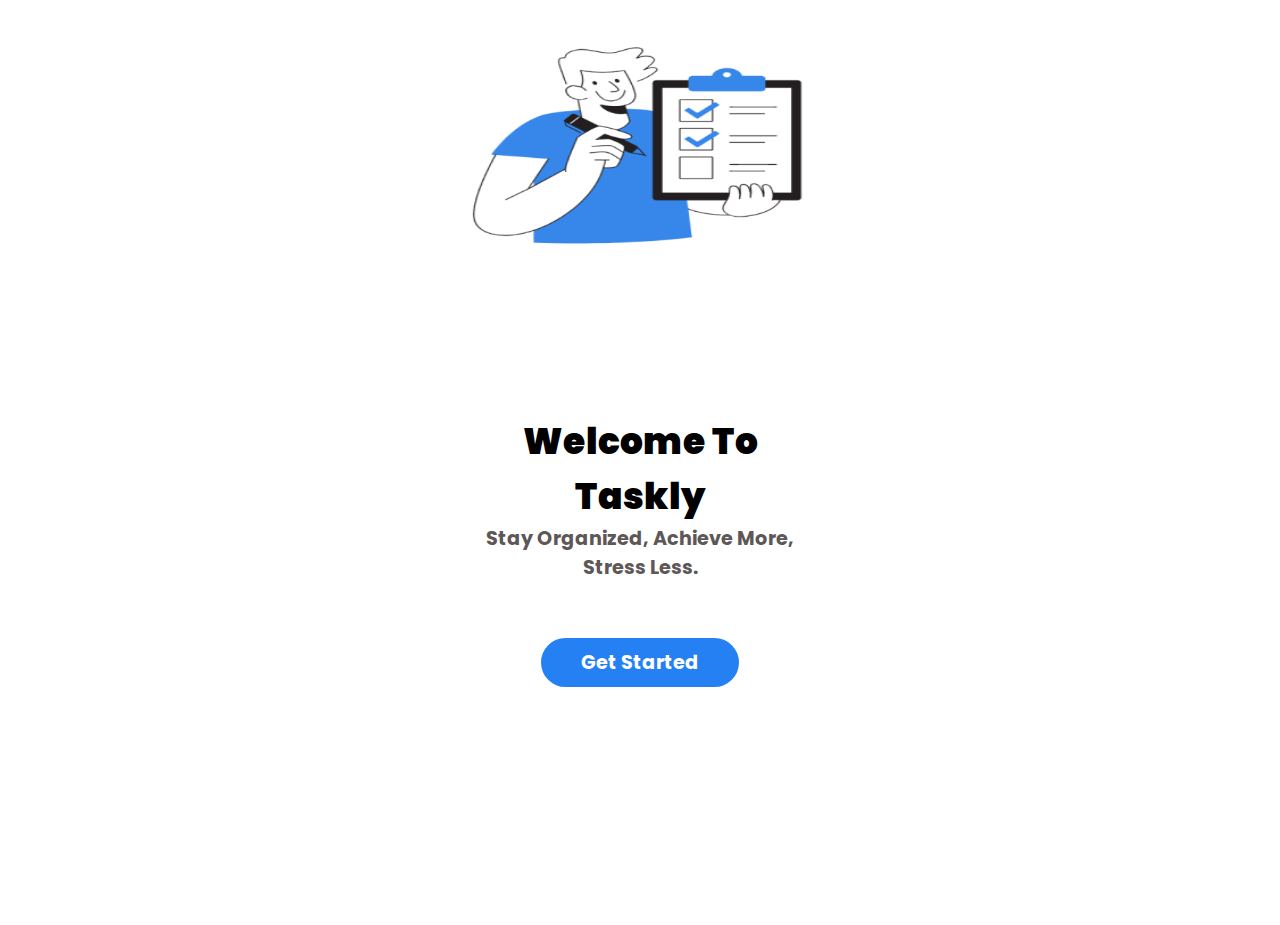
<file: index.html>
<!DOCTYPE html>
<html lang="en">
  <head>
    <meta charset="UTF-8" />
    <meta name="viewport" content="width=device-width, initial-scale=1.0" />
    <link rel="stylesheet" href="styles.css" />
    <title>Taskly</title>
  </head>
  <body class="container">
    <header>
      <nav></nav>
    </header>

    <main>
      <div class="start_image">
        <img
          src="assets/home_img.png"
          alt="An illustration of a man with a checkboard"
        />
      </div>
      <div class="start_text">
        <h1 class="start_title">Welcome To Taskly</h1>
        <h6 class="start_subtitle">
          Stay Organized, Achieve More, Stress Less.
        </h6>
        <div class="start_btn">Get Started</div>
      </div>
    </main>
  </body>
</html>
</file>
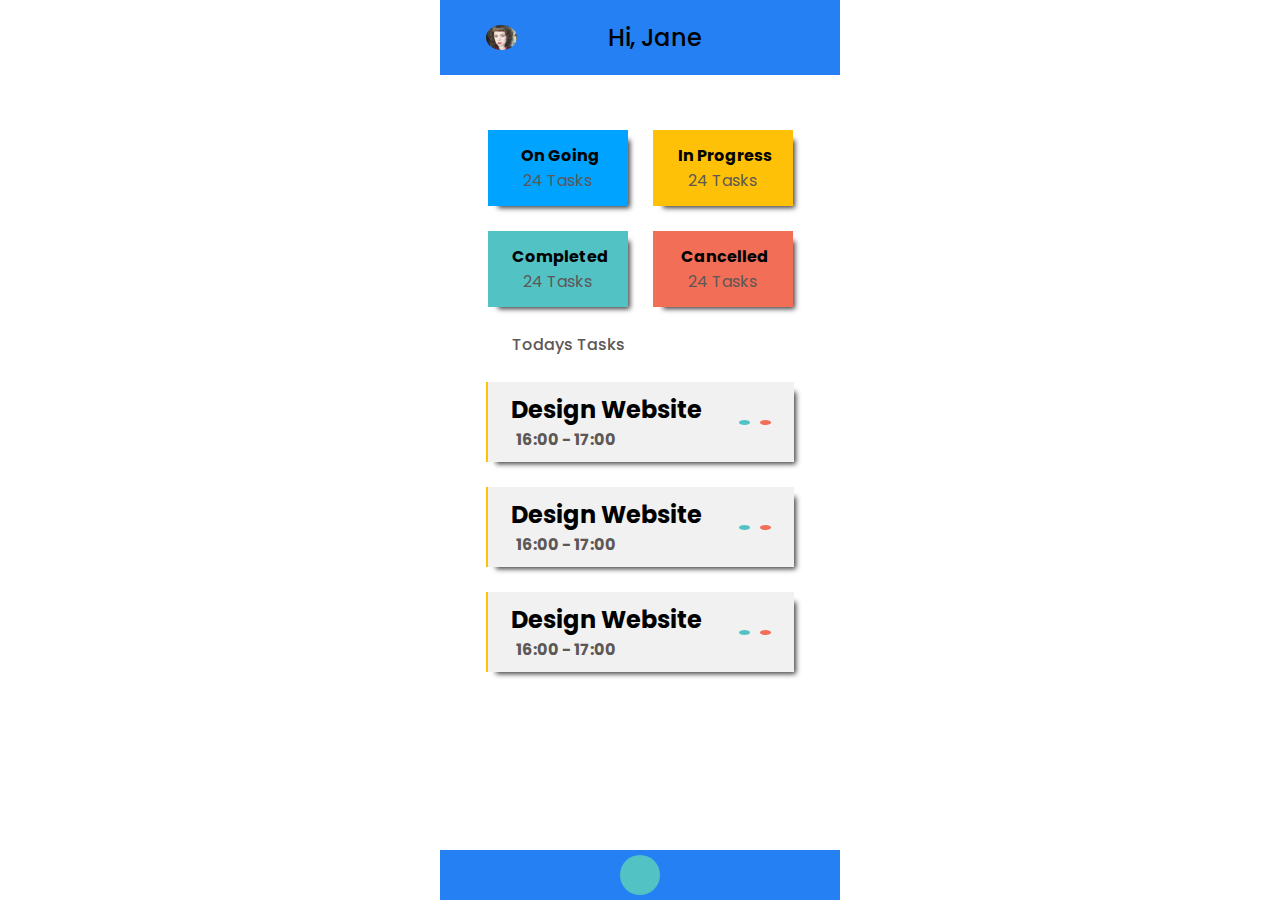
<file: home.html>
<!DOCTYPE html>
<html lang="en">
  <head>
    <meta charset="UTF-8" />
    <meta name="viewport" content="width=device-width, initial-scale=1.0" />
    <link
      rel="stylesheet"
      href="https://cdnjs.cloudflare.com/ajax/libs/font-awesome/6.6.0/css/all.min.css"
      integrity="sha512-Kc323vGBEqzTmouAECnVceyQqyqdsSiqLQISBL29aUW4U/M7pSPA/gEUZQqv1cwx4OnYxTxve5UMg5GT6L4JJg=="
      crossorigin="anonymous"
      referrerpolicy="no-referrer"
    />
    <link rel="stylesheet" href="styles.css" />
    <title>Taskly</title>
  </head>
  <body class="container">
    <header class="home_header">
      <div>
        <img class="avatar" src="assets/temp_av.png" alt="User image" />
      </div>
      <div class="username">
        <h2>Hi, <span>Jane</span></h2>
      </div>
      <div class="menu">
        <i class="fa-solid fa-bars fa-2xl"></i>
      </div>
    </header>
    <main>
      <div class="box_container">
        <div class="box box1">
          <div class="box_text">
            <i class="fa-regular fa-clock box_icon fa-xl"></i
            ><span>On Going</span>
          </div>
          <div class="box_count">24 Tasks</div>
        </div>
        <div class="box box2">
          <div class="box_text">
            <i class="fa-solid fa-spinner box_icon fa-xl"></i
            ><span>In Progress</span>
          </div>
          <div class="box_count">24 Tasks</div>
        </div>
        <div class="box box3">
          <div class="box_text">
            <i class="fa-regular fa-circle-check box_icon fa-xl"></i
            ><span>Completed</span>
          </div>
          <div class="box_count">24 Tasks</div>
        </div>
        <div class="box box4">
          <div class="box_text">
            <i class="fa-regular fa-circle-xmark box_icon fa-xl"></i
            ><span>Cancelled</span>
          </div>
          <div class="box_count">24 Tasks</div>
        </div>
      </div>

      <div class="todays_tasks_container">
        <div class="todays_tasks_title">
          <h2>Todays Tasks</h2>
          <i class="fa-solid fa-calendar-days fa-xl todays_tasks_icon"></i>
        </div>

        <div class="todays_task_list">
          <div class="task_container">
            <div class="task_text">
              <h2 class="task_name">Design Website</h2>
              <p class="task_time">
                <i class="fa-regular fa-clock task_clock"></i
                ><span>16:00 - 17:00</span>
              </p>
            </div>
            <div class="task_btns">
              <div class="complete_btn"><i class="fa-solid fa-check"></i></div>
              <div class="delete_btn"><i class="fa-solid fa-xmark"></i></div>
            </div>
          </div>

          <div class="task_container">
            <div class="task_text">
              <h2 class="task_name">Design Website</h2>
              <p class="task_time">
                <i class="fa-regular fa-clock task_clock"></i
                ><span>16:00 - 17:00</span>
              </p>
            </div>
            <div class="task_btns">
              <div class="complete_btn"><i class="fa-solid fa-check"></i></div>
              <div class="delete_btn"><i class="fa-solid fa-xmark"></i></div>
            </div>
          </div>

          <div class="task_container">
            <div class="task_text">
              <h2 class="task_name">Design Website</h2>
              <p class="task_time">
                <i class="fa-regular fa-clock task_clock"></i
                ><span>16:00 - 17:00</span>
              </p>
            </div>
            <div class="task_btns">
              <div class="complete_btn"><i class="fa-solid fa-check"></i></div>
              <div class="delete_btn"><i class="fa-solid fa-xmark"></i></div>
            </div>
          </div>
        </div>
      </div>
    </main>

    <footer class="home_footer">
      <div class="footer_container">
        <i class="fa-solid fa-house fa-xl"></i>
        <i class="fa-solid fa-magnifying-glass fa-xl"></i>
        <i class="fa-solid fa-plus fa-2xl add_task"></i>
        <i class="fa-solid fa-calendar fa-xl"></i>
        <i class="fa-solid fa-user fa-xl"></i>
      </div>
    </footer>
  </body>
</html>
</file>
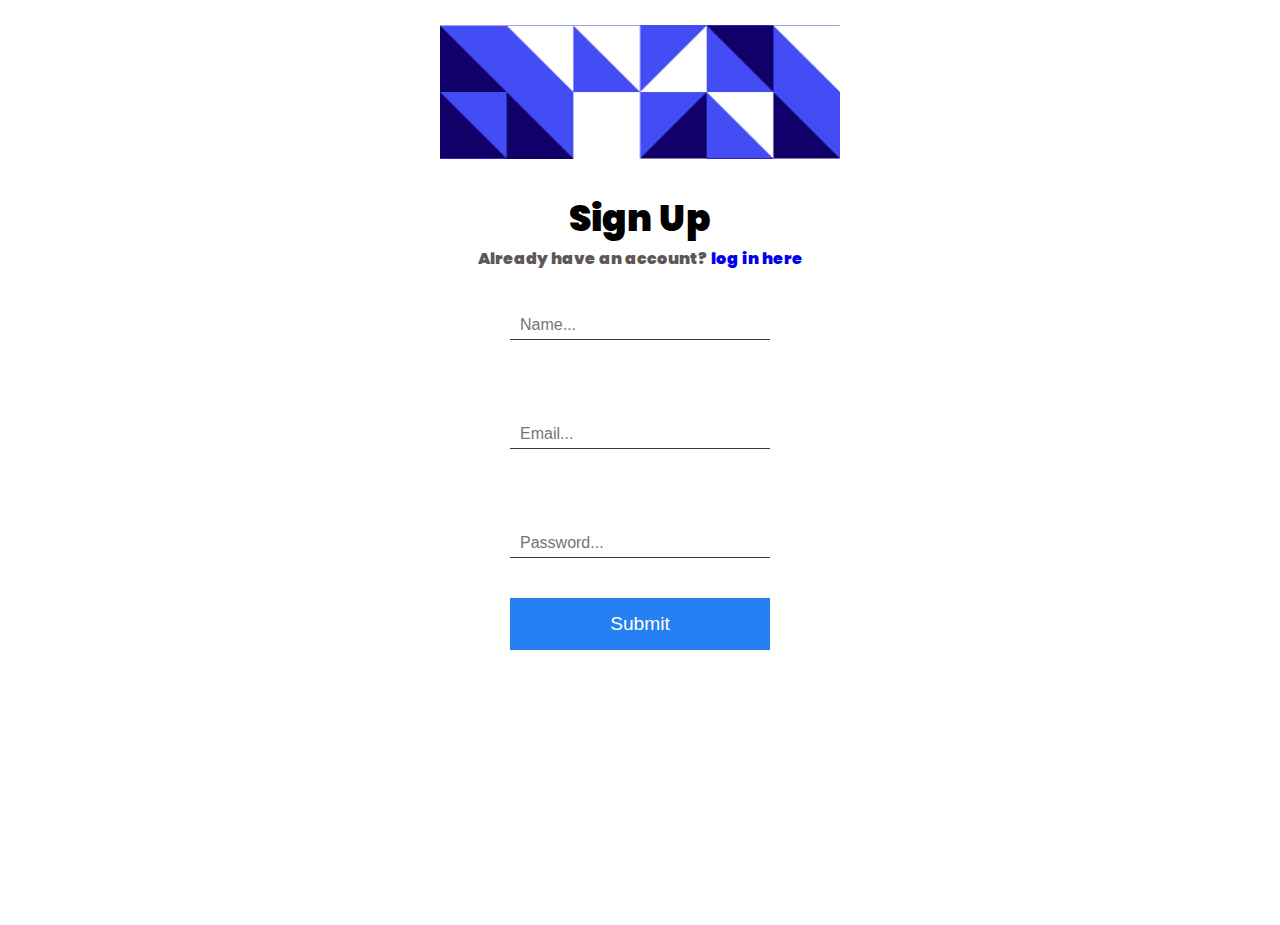
<file: sign_up.html>
<!DOCTYPE html>
<html lang="en">
  <head>
    <meta charset="UTF-8" />
    <meta name="viewport" content="width=device-width, initial-scale=1.0" />
    <link rel="stylesheet" href="styles.css" />
    <title>Taskly</title>
  </head>
  <body class="container">
    <header class="sign_up_header">
      <img src="assets/sign_up_header.png" alt="a geometric header image" />
    </header>
    <main>
      <div class="sign_up_text">
        <h1>Sign Up</h1>
        <p>Already have an account? <a href="1">log in here</a></p>
      </div>

      <div class="sign_up_form">
        <form action="">
          <input type="text" id="name" name="name" placeholder="Name..." />
          <input type="email" id="email" name="email" placeholder="Email..." />
          <input
            type="password"
            id="password"
            name="password"
            placeholder="Password..."
          />
          <button class="form_btn" type="submit">Submit</button>
        </form>
      </div>
    </main>
  </body>
</html>
</file>
<file: styles.css>
@import url("https://fonts.googleapis.com/css2?family=Poppins:ital,wght@0,100;0,200;0,300;0,400;0,500;0,600;0,700;0,800;0,900;1,100;1,200;1,300;1,400;1,500;1,600;1,700;1,800;1,900&family=Roboto:ital,wght@0,100;0,300;0,400;0,500;0,700;0,900;1,100;1,300;1,400;1,500;1,700;1,900&display=swap");

/* variables */

:root {
  /*colours */
  --body: #e9e9e9;
  --accent: #2581f3;

  --main_txt: #000;
  --sub_txt: #5d5757;

  --task_on_going: #00a3ff;
  --task_in_progress: #ffc107;
  --task_complete: #53c2c5;
  --task_cancelled: #f26e56;

  --task_list: #f1f1f1;

  /* fonts */
  --h1: 2.25em;
  --h2: 1.2em;
  --text_body: 1em;

  /* weights */

  --bold: 900;
  --semi-bold: 700;
  --regular: 500;
}

/* reset */

* {
  box-sizing: border-box;
  padding: 0;
  margin: 0;
}

body {
  font-family: "Poppins", sans-serif;
  max-width: 400px;
  height: 100dvh;
  margin: 0 auto;
}

img {
  display: block;
  max-width: 100%;
}

a {
  text-decoration: none;
}

ul {
  list-style: none;
}

/* container */

/* start screen */

.start_img {
  width: 100%;
}

.start_img,
img {
  margin: 25px auto;
}

.start_text {
  display: flex;
  flex-direction: column;
  align-items: center;
  justify-content: center;
  min-height: 500px;
  margin-inline: 15px;
  text-align: center;
}

.start_title {
  font-size: var(--h1);
  font-weight: var(--bold);
  color: var(--main_txt);
}

.start_subtitle {
  font-size: var(--h2);
  color: var(--sub_txt);
}

.start_btn {
  margin-top: 3.5rem;
  padding: 10px 40px;
  background-color: var(--accent);
  color: white;
  font-weight: var(--semi-bold);
  font-size: var(--h2);
  border-radius: 25px;
  cursor: pointer;
  transition: 300ms ease;
}

.start_btn:hover {
  transform: translateY(2px);
}

/* sign up */

.sign_up_header {
  max-height: 225px;
  width: 100%;
  background-color: var(--accent);
}

.sign_up_header,
img {
  max-height: 250px;
  width: 100%;
}

.sign_up_text {
  text-align: center;
  margin-top: 2rem;
}

.sign_up_text,
h1 {
  font-size: var(--h1);
  font-weight: var(--bold);
  color: var(--main_txt);
}

.sign_up_text,
p {
  font-size: var(--text_body);
  color: var(--sub_txt);
}

form {
  display: flex;
  flex-direction: column;
  align-items: center;
  justify-content: center;
}

input {
  width: 65%;
  margin: 40px auto;
  padding: 5px 10px;
  font-size: var(--regular);
  border: none;
  border-bottom: 1px solid rgb(59, 59, 59);
}

.form_btn {
  width: 65%;
  padding: 15px 10px;
  outline: none;
  border: none;
  background-color: var(--accent);
  color: white;
  font-size: var(--h2);
  cursor: pointer;
  transition: 300ms ease-in-out;
}

.form_btn:hover {
  transform: translateY(2px);
}

/* home */

.home_header {
  max-height: 250px;
  display: flex;
  align-items: center;
  justify-content: space-around;
  background-color: var(--accent);
}

.username span {
  font-weight: var(--regular);
}

.username h2 {
  font-weight: var(--regular);
}

.box_container {
  display: flex;
  flex-wrap: wrap;
  align-items: center;
  justify-content: center;
  gap: 25px;
  margin-inline: 25px;
  margin-top: 55px;
}

.box {
  display: flex;
  flex-direction: column;
  align-items: center;
  justify-content: center;
  width: 140px;
  height: 76px;
  cursor: pointer;
  transition: 300ms ease-in-out;
  -webkit-box-shadow: 6px 6px 5px -4px rgba(0, 0, 0, 0.75);
  -moz-box-shadow: 6px 6px 5px -4px rgba(0, 0, 0, 0.75);
  box-shadow: 6px 6px 5px -4px rgba(0, 0, 0, 0.75);
}

.box:hover {
  transform: translatey(1px);
}

.box_icon {
  margin-right: 5px;
}

.box_text,
span {
  font-weight: bold;
  font-size: var(--text_body);
}

.box1 {
  background-color: var(--task_on_going);
}

.box2 {
  background-color: var(--task_in_progress);
}

.box3 {
  background-color: var(--task_complete);
}

.box4 {
  background-color: var(--task_cancelled);
}

.box_count {
  color: var(--sub_txt);
}

/* todays tasks */

.todays_tasks_title {
  display: flex;
  align-items: center;
  justify-content: space-around;
  margin-top: 25px;
}

.todays_tasks_title h2 {
  font-size: var(--text_body);
  font-weight: var(--regular);
  color: var(--sub_txt);
}

.todays_tasks_icon {
  color: var(--sub_txt);
}

.todays_task_list {
  display: flex;
  flex-direction: column;
  align-items: center;
  justify-content: space-around;
  gap: 25px;
  margin-top: 25px;
}

.task_container {
  display: flex;
  justify-content: space-around;
  width: 77%;
  background-color: var(--task_list);
  padding: 10px 5px;
  border-left: 2px solid var(--task_in_progress);
  -webkit-box-shadow: 6px 6px 5px -4px rgba(0, 0, 0, 0.75);
  -moz-box-shadow: 6px 6px 5px -4px rgba(0, 0, 0, 0.75);
  box-shadow: 6px 6px 5px -4px rgba(0, 0, 0, 0.75);
}

.task_text {
  display: flex;
  flex-direction: column;
}

.task_btns {
  display: flex;
  gap: 10px;
  align-items: center;
  justify-content: space-around;
}

.task_clock {
  margin-right: 5px;
}

.complete_btn,
.delete_btn {
  border-radius: 50%;
  padding: 2.5px 5.5px;
  cursor: pointer;
  transition: 300ms ease-in-out;
}

.complete_btn:hover,
.delete_btn:hover {
  transform: translatey(1px);
}

.complete_btn {
  background-color: var(--task_complete);
}

.delete_btn {
  background-color: var(--task_cancelled);
}

.footer_container {
  position: fixed;
  max-width: 400px;
  margin: 0 auto;
  display: flex;
  align-items: center;
  justify-content: space-around;
  margin-top: 72px;
  background-color: var(--accent);
  bottom: 0;
  right: 0;
  left: 0;
  height: 50px;
}

.footer_container i {
  color: white;
  cursor: pointer;
  transition: 300ms ease-in-out;
}

.footer_container i:hover {
  transform: translatey(1px);
}

.add_task {
  position: relative;
  background-color: var(--task_complete);
  padding: 20px;
  border-radius: 50%;
}

.add_task:hover {
  scale: 1.1;
}
</file>
